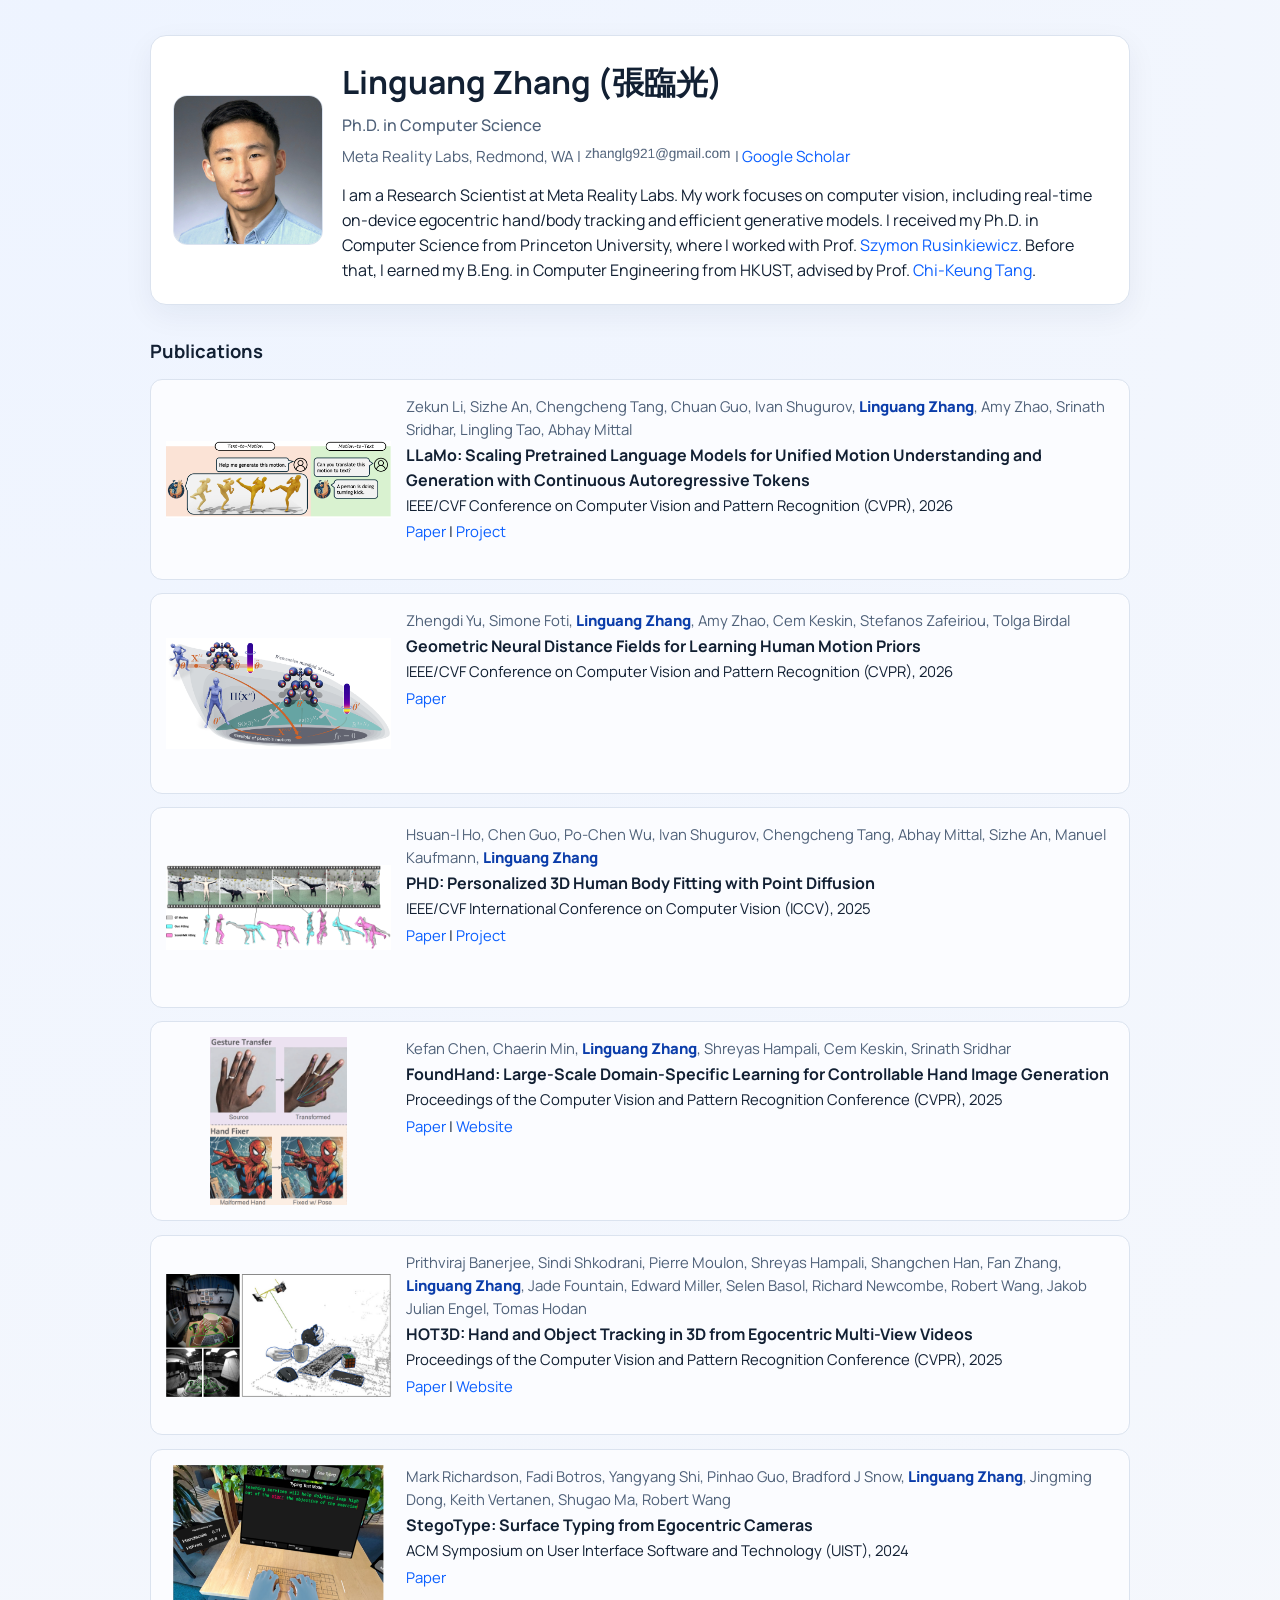
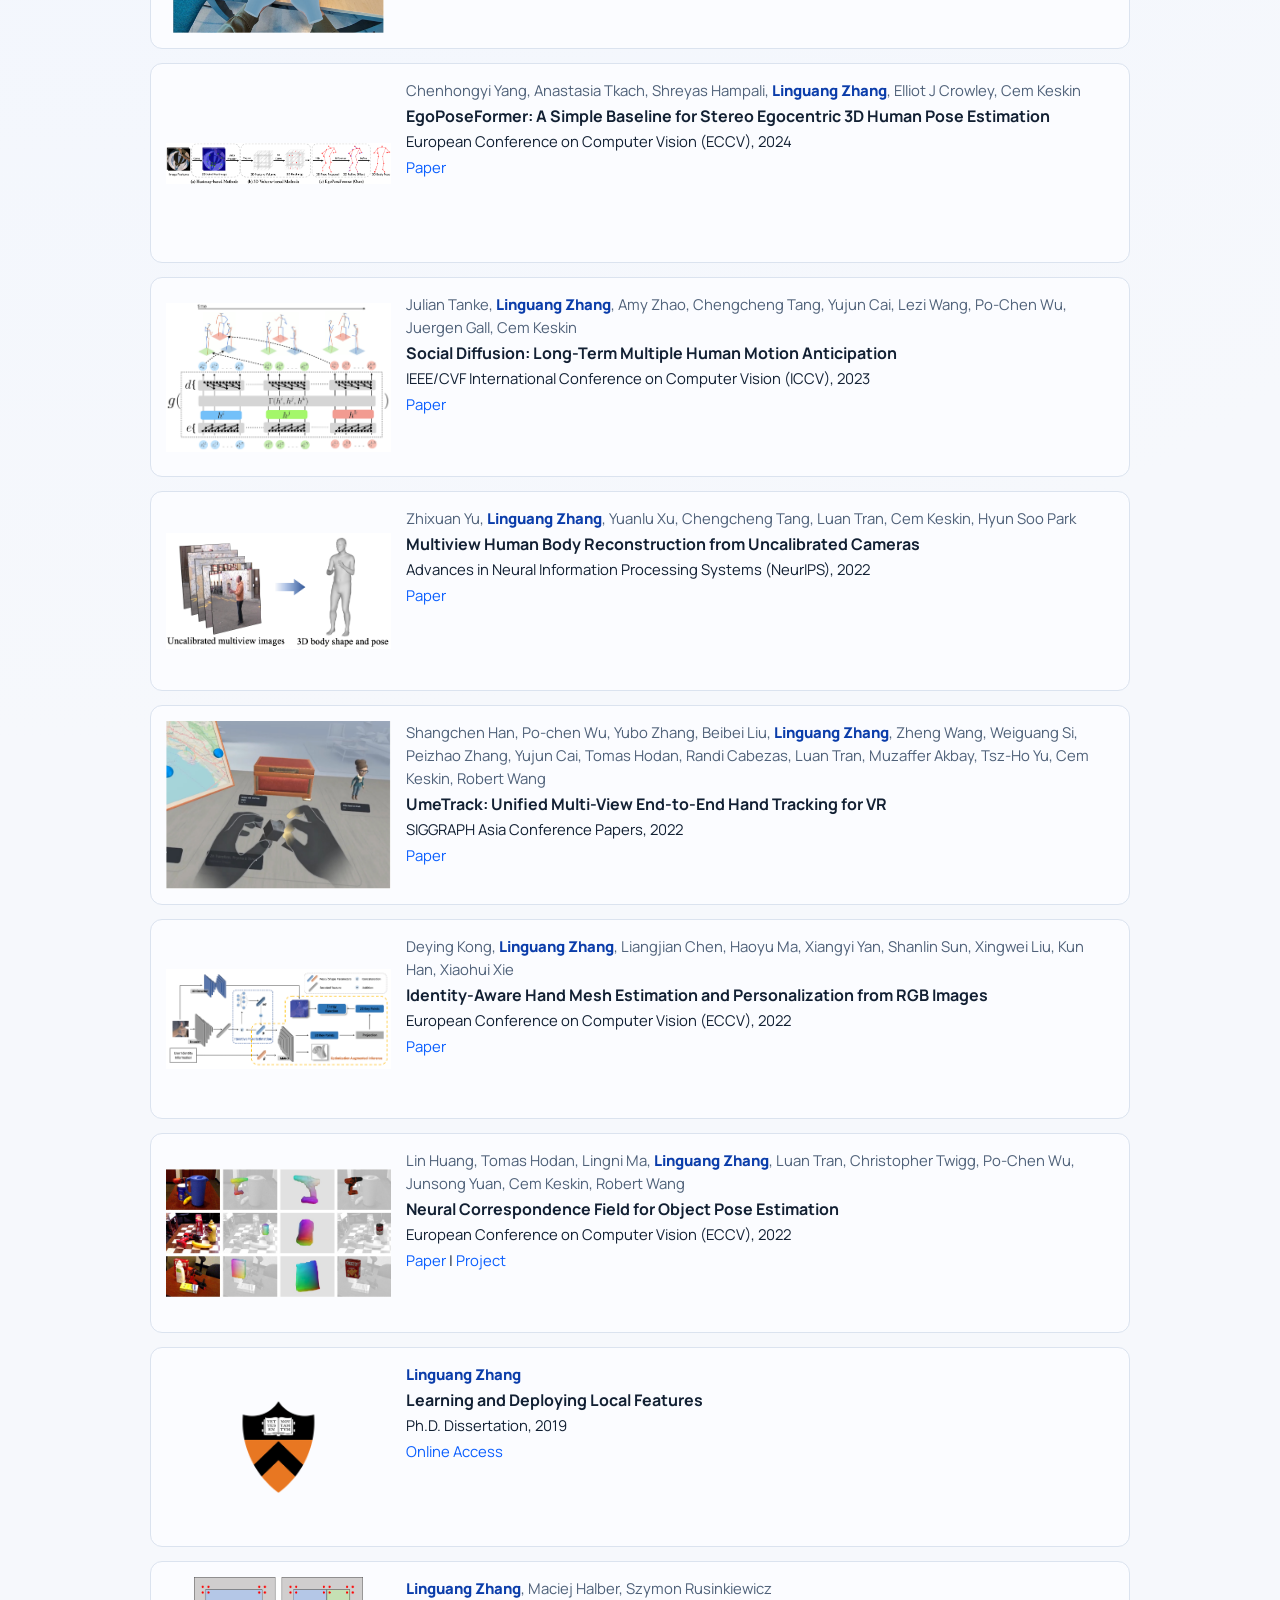
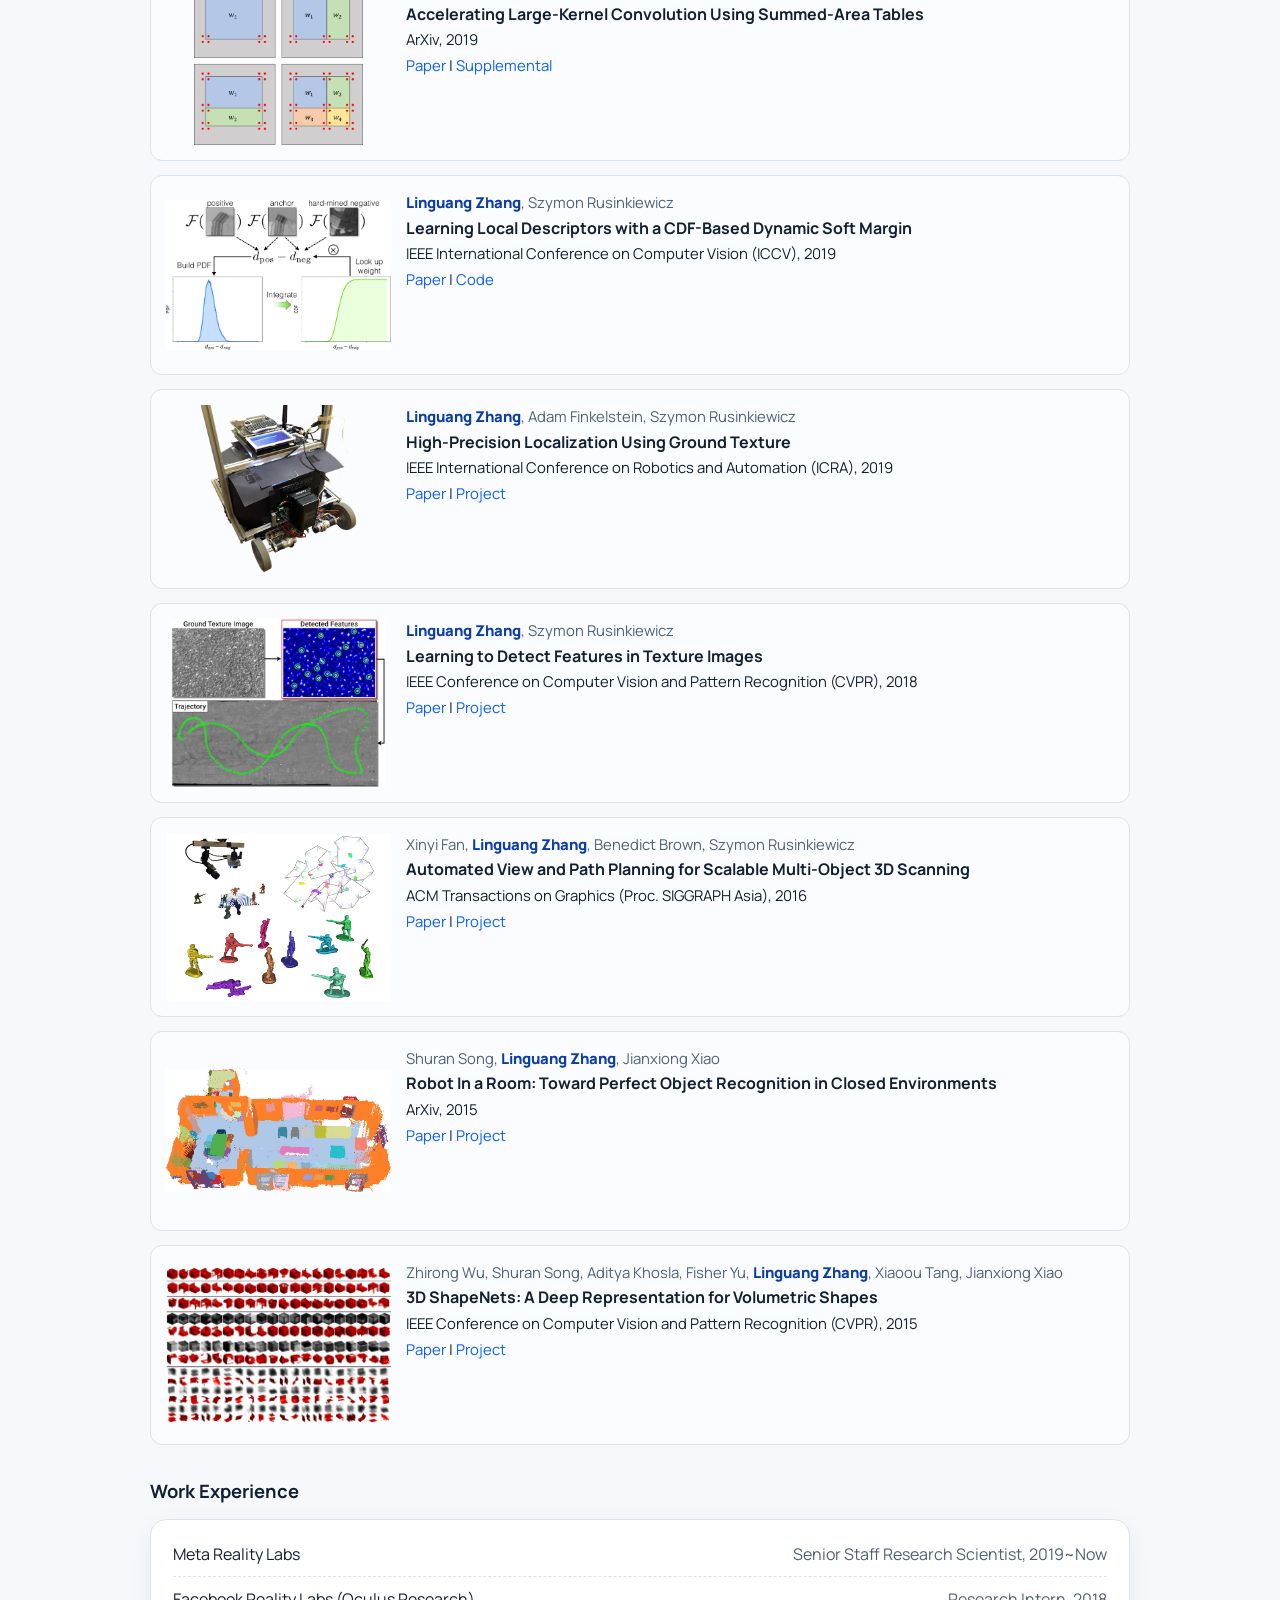
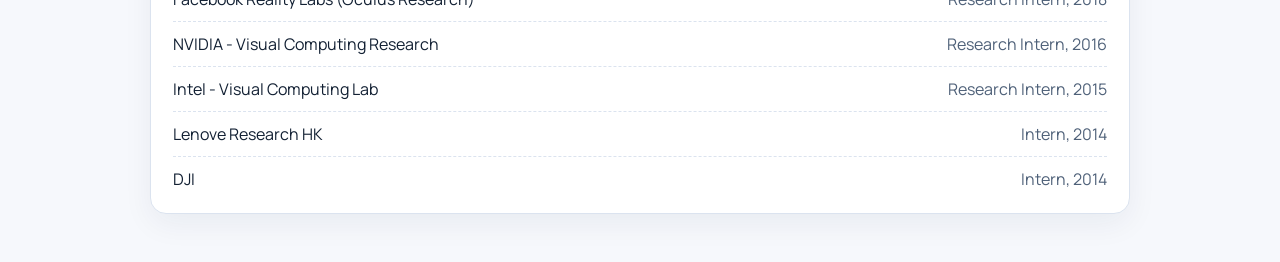
<file: index.html>
<!doctype html>
<html lang="en">
  <head>
    <meta charset="utf-8" />
    <meta name="viewport" content="width=device-width, initial-scale=1" />
    <title>Linguang Zhang</title>
    <link rel="preconnect" href="https://fonts.googleapis.com" />
    <link rel="preconnect" href="https://fonts.gstatic.com" crossorigin />
    <link
      href="https://fonts.googleapis.com/css2?family=Manrope:wght@400;500;700;800&display=swap"
      rel="stylesheet"
    />
    <style>
      :root {
        --bg: #f6f8fc;
        --card: #ffffff;
        --text: #122033;
        --muted: #4f6179;
        --line: #dbe3ef;
        --accent: #0b5fff;
      }

      * {
        box-sizing: border-box;
      }

      body {
        margin: 0;
        font-family: "Manrope", "Segoe UI", sans-serif;
        color: var(--text);
        background: radial-gradient(circle at 5% 0%, #eef4ff, var(--bg) 45%);
        line-height: 1.55;
      }

      .container {
        width: min(980px, 92vw);
        margin: 2.2rem auto 3rem;
      }

      .card {
        background: var(--card);
        border: 1px solid var(--line);
        border-radius: 16px;
        box-shadow: 0 10px 30px rgba(13, 33, 67, 0.06);
        padding: 1.35rem;
      }

      .intro {
        display: grid;
        grid-template-columns: 150px 1fr;
        gap: 1.2rem;
        align-items: center;
      }

      .avatar {
        width: 150px;
        height: 150px;
        border-radius: 14px;
        object-fit: cover;
        border: 1px solid var(--line);
      }

      h1 {
        margin: 0;
        font-size: clamp(1.6rem, 4vw, 2rem);
      }

      .subtitle {
        margin: 0.35rem 0;
        color: var(--muted);
        font-weight: 500;
      }

      .contact {
        margin: 0.2rem 0 0.9rem;
        color: var(--muted);
        font-size: 0.96rem;
      }

      h2 {
        margin: 2rem 0 0.85rem;
        font-size: 1.15rem;
      }

      p {
        margin: 0;
      }

      .pub-list {
        display: grid;
        gap: 0.85rem;
      }

      .pub-item {
        display: grid;
        grid-template-columns: 225px minmax(0, 1fr);
        gap: 0.9rem;
        padding: 0.95rem;
        border: 1px solid var(--line);
        border-radius: 12px;
        background: #fbfcff;
      }

      .pub-thumb {
        width: 225px;
        height: 168px;
        max-width: 225px;
        object-fit: contain;
        justify-self: center;
        align-self: center;
      }

      .authors {
        margin: 0;
        color: var(--muted);
        font-size: 0.93rem;
      }

      .title {
        margin: 0.1rem 0;
        font-weight: 700;
      }

      .venue {
        margin: 0;
        font-size: 0.93rem;
      }

      .links {
        margin-top: 0.2rem;
        font-size: 0.93rem;
      }

      .links a,
      a {
        color: var(--accent);
        text-decoration: none;
      }

      .links a:hover,
      a:hover {
        text-decoration: underline;
      }

      .me {
        font-weight: 800;
        color: #0b3daa;
      }

      .work-list {
        display: grid;
        gap: 0.6rem;
      }

      .work-item {
        display: flex;
        justify-content: space-between;
        gap: 0.8rem;
        padding-bottom: 0.6rem;
        border-bottom: 1px dashed var(--line);
      }

      .work-item:last-child {
        border-bottom: none;
        padding-bottom: 0;
      }

      .work-role {
        color: var(--muted);
        white-space: nowrap;
      }

      @media (max-width: 720px) {
        .container {
          width: min(980px, 95vw);
          margin-top: 1.1rem;
        }

        .card {
          border-radius: 12px;
          padding: 1rem;
        }

        .intro {
          grid-template-columns: 1fr;
          text-align: center;
        }

        .avatar {
          margin: 0 auto;
        }

        .pub-item {
          grid-template-columns: 1fr;
          text-align: left;
        }

        .pub-thumb {
          justify-self: center;
        }

        .work-item {
          flex-direction: column;
          gap: 0.2rem;
        }

        .work-role {
          white-space: normal;
        }
      }
    </style>
  </head>
  <body>
    <main class="container">
      <section class="card intro">
        <img class="avatar" src="assets/profile.jpg" alt="Linguang Zhang" />
        <div>
          <h1>Linguang Zhang (張臨光)</h1>
          <p class="subtitle">Ph.D. in Computer Science</p>
          <p class="contact">
            Meta Reality Labs, Redmond, WA |
            <img id="email-image" alt="Email address image" style="height: 1.4em; vertical-align: -0.18em" /> |
            <a href="https://scholar.google.com/citations?hl=en&user=C7DtSzYAAAAJ&view_op=list_works&sortby=pubdate">Google Scholar</a>
          </p>
          <p>
            I am a Research Scientist at Meta Reality Labs. My work focuses on computer vision, including real-time on-device
            egocentric hand/body tracking and efficient generative models. I received my Ph.D. in Computer Science from
            Princeton University, where I worked with Prof. <a href="https://www.cs.princeton.edu/~smr">Szymon Rusinkiewicz</a>.
            Before that, I earned my B.Eng. in Computer Engineering from HKUST, advised by Prof.
            <a href="http://www.cse.ust.hk/~cktang/">Chi-Keung Tang</a>.
          </p>
        </div>
      </section>

      <section>
        <h2>Publications</h2>
        <div class="pub-list">
          <article class="pub-item">
            <img class="pub-thumb" src="assets/llamo.png" alt="LLaMo placeholder" />
            <div>
              <p class="authors">Zekun Li, Sizhe An, Chengcheng Tang, Chuan Guo, Ivan Shugurov, <span class="me">Linguang Zhang</span>, Amy Zhao, Srinath Sridhar, Lingling Tao, Abhay Mittal</p>
              <p class="title">LLaMo: Scaling Pretrained Language Models for Unified Motion Understanding and Generation with Continuous Autoregressive Tokens</p>
              <p class="venue">IEEE/CVF Conference on Computer Vision and Pattern Recognition (CVPR), 2026</p>
              <p class="links">
                <a href="https://arxiv.org/pdf/2602.12370">Paper</a> |
                <a href="https://kunkun0w0.github.io/project/LLaMo/">Project</a>
              </p>
            </div>
          </article>

          <article class="pub-item">
            <img class="pub-thumb" src="assets/motion_prior.png" alt="Geometric Neural Distance Fields placeholder" />
            <div>
              <p class="authors">Zhengdi Yu, Simone Foti, <span class="me">Linguang Zhang</span>, Amy Zhao, Cem Keskin, Stefanos Zafeiriou, Tolga Birdal</p>
              <p class="title">Geometric Neural Distance Fields for Learning Human Motion Priors</p>
              <p class="venue">IEEE/CVF Conference on Computer Vision and Pattern Recognition (CVPR), 2026</p>
              <p class="links">
                <a href="https://arxiv.org/pdf/2509.09667">Paper</a>
              </p>
            </div>
          </article>

          <article class="pub-item">
            <img class="pub-thumb" src="assets/phd.png" alt="PHD placeholder" />
            <div>
              <p class="authors">Hsuan-I Ho, Chen Guo, Po-Chen Wu, Ivan Shugurov, Chengcheng Tang, Abhay Mittal, Sizhe An, Manuel Kaufmann, <span class="me">Linguang Zhang</span></p>
              <p class="title">PHD: Personalized 3D Human Body Fitting with Point Diffusion</p>
              <p class="venue">IEEE/CVF International Conference on Computer Vision (ICCV), 2025</p>
              <p class="links">
                <a href="https://openaccess.thecvf.com/content/ICCV2025/papers/Ho_PHD_Personalized_3D_Human_Body_Fitting_with_Point_Diffusion_ICCV_2025_paper.pdf">Paper</a> |
                <a href="https://PHD-Pose.github.io/">Project</a>
              </p>
            </div>
          </article>

          <article class="pub-item">
            <img class="pub-thumb" src="assets/foundhand.png" alt="FoundHand placeholder" />
            <div>
              <p class="authors">Kefan Chen, Chaerin Min, <span class="me">Linguang Zhang</span>, Shreyas Hampali, Cem Keskin, Srinath Sridhar</p>
              <p class="title">FoundHand: Large-Scale Domain-Specific Learning for Controllable Hand Image Generation</p>
              <p class="venue">Proceedings of the Computer Vision and Pattern Recognition Conference (CVPR), 2025</p>
              <p class="links">
                <a href="https://openaccess.thecvf.com/content/CVPR2025/papers/Chen_FoundHand_Large-Scale_Domain-Specific_Learning_for_Controllable_Hand_Image_Generation_CVPR_2025_paper.pdf">Paper</a> |
                <a href="https://ivl.cs.brown.edu/research/foundhand.html">Website</a>
              </p>
            </div>
          </article>

          <article class="pub-item">
            <img class="pub-thumb" src="assets/hot3d.png" alt="HOT3D placeholder" />
            <div>
              <p class="authors">Prithviraj Banerjee, Sindi Shkodrani, Pierre Moulon, Shreyas Hampali, Shangchen Han, Fan Zhang, <span class="me">Linguang Zhang</span>, Jade Fountain, Edward Miller, Selen Basol, Richard Newcombe, Robert Wang, Jakob Julian Engel, Tomas Hodan</p>
              <p class="title">HOT3D: Hand and Object Tracking in 3D from Egocentric Multi-View Videos</p>
              <p class="venue">Proceedings of the Computer Vision and Pattern Recognition Conference (CVPR), 2025</p>
              <p class="links">
                <a href="http://openaccess.thecvf.com/content/CVPR2025/papers/Banerjee_HOT3D_Hand_and_Object_Tracking_in_3D_from_Egocentric_Multi-View_CVPR_2025_paper.pdf">Paper</a> |
                <a href="https://facebookresearch.github.io/hot3d/">Website</a>
              </p>
            </div>
          </article>

          <article class="pub-item">
            <img class="pub-thumb" src="assets/stegotype.png" alt="StegoType placeholder" />
            <div>
              <p class="authors">Mark Richardson, Fadi Botros, Yangyang Shi, Pinhao Guo, Bradford J Snow, <span class="me">Linguang Zhang</span>, Jingming Dong, Keith Vertanen, Shugao Ma, Robert Wang</p>
              <p class="title">StegoType: Surface Typing from Egocentric Cameras</p>
              <p class="venue">ACM Symposium on User Interface Software and Technology (UIST), 2024</p>
              <p class="links">
                <a href="https://dl.acm.org/doi/pdf/10.1145/3654777.3676343">Paper</a>
              </p>
            </div>
          </article>

          <article class="pub-item">
            <img class="pub-thumb" src="assets/epf.png" alt="EgoPoseFormer placeholder" />
            <div>
              <p class="authors">Chenhongyi Yang, Anastasia Tkach, Shreyas Hampali, <span class="me">Linguang Zhang</span>, Elliot J Crowley, Cem Keskin</p>
              <p class="title">EgoPoseFormer: A Simple Baseline for Stereo Egocentric 3D Human Pose Estimation</p>
              <p class="venue">European Conference on Computer Vision (ECCV), 2024</p>
              <p class="links">
                <a href="https://arxiv.org/pdf/2403.18080?">Paper</a>
              </p>
            </div>
          </article>

          <article class="pub-item">
            <img class="pub-thumb" src="assets/socialdiff.png" alt="Social diffusion placeholder" />
            <div>
              <p class="authors">Julian Tanke, <span class="me">Linguang Zhang</span>, Amy Zhao, Chengcheng Tang, Yujun Cai, Lezi Wang, Po-Chen Wu, Juergen Gall, Cem Keskin</p>
              <p class="title">Social Diffusion: Long-Term Multiple Human Motion Anticipation</p>
              <p class="venue">IEEE/CVF International Conference on Computer Vision (ICCV), 2023</p>
              <p class="links">
                <a href="http://openaccess.thecvf.com/content/ICCV2023/papers/Tanke_Social_Diffusion_Long-term_Multiple_Human_Motion_Anticipation_ICCV_2023_paper.pdf">Paper</a>
              </p>
            </div>
          </article>

          <article class="pub-item">
            <img class="pub-thumb" src="assets/uncalibrated_mview.png" alt="Multiview reconstruction placeholder" />
            <div>
              <p class="authors">Zhixuan Yu, <span class="me">Linguang Zhang</span>, Yuanlu Xu, Chengcheng Tang, Luan Tran, Cem Keskin, Hyun Soo Park</p>
              <p class="title">Multiview Human Body Reconstruction from Uncalibrated Cameras</p>
              <p class="venue">Advances in Neural Information Processing Systems (NeurIPS), 2022</p>
              <p class="links">
                <a href="https://proceedings.neurips.cc/paper_files/paper/2022/file/33610fba262d7b6fed0810b89f55e147-Paper-Conference.pdf">Paper</a>
              </p>
            </div>
          </article>

          <article class="pub-item">
            <img class="pub-thumb" src="assets/umetrack.png" alt="UmeTrack placeholder" />
            <div>
              <p class="authors">Shangchen Han, Po-chen Wu, Yubo Zhang, Beibei Liu, <span class="me">Linguang Zhang</span>, Zheng Wang, Weiguang Si, Peizhao Zhang, Yujun Cai, Tomas Hodan, Randi Cabezas, Luan Tran, Muzaffer Akbay, Tsz-Ho Yu, Cem Keskin, Robert Wang</p>
              <p class="title">UmeTrack: Unified Multi-View End-to-End Hand Tracking for VR</p>
              <p class="venue">SIGGRAPH Asia Conference Papers, 2022</p>
              <p class="links">
                <a href="https://dl.acm.org/doi/pdf/10.1145/3550469.3555378">Paper</a>
              </p>
            </div>
          </article>

          <article class="pub-item">
            <img class="pub-thumb" src="assets/iahme.png" alt="Identity-Aware Hand Mesh Estimation" />
            <div>
              <p class="authors">
                Deying Kong, <span class="me">Linguang Zhang</span>, Liangjian Chen, Haoyu Ma, Xiangyi Yan,
                Shanlin Sun, Xingwei Liu, Kun Han, Xiaohui Xie
              </p>
              <p class="title">Identity-Aware Hand Mesh Estimation and Personalization from RGB Images</p>
              <p class="venue">European Conference on Computer Vision (ECCV), 2022</p>
              <p class="links"><a href="#">Paper</a></p>
            </div>
          </article>

          <article class="pub-item">
            <img class="pub-thumb" src="assets/ncf.jpeg" alt="Neural Correspondence Field" />
            <div>
              <p class="authors">
                Lin Huang, Tomas Hodan, Lingni Ma, <span class="me">Linguang Zhang</span>, Luan Tran, Christopher
                Twigg, Po-Chen Wu, Junsong Yuan, Cem Keskin, Robert Wang
              </p>
              <p class="title">Neural Correspondence Field for Object Pose Estimation</p>
              <p class="venue">European Conference on Computer Vision (ECCV), 2022</p>
              <p class="links">
                <a href="https://arxiv.org/pdf/2208.00113.pdf">Paper</a> |
                <a href="https://linhuang17.github.io/NCF/">Project</a>
              </p>
            </div>
          </article>

          <article class="pub-item">
            <img class="pub-thumb" src="assets/pu-logo.png" alt="PhD Dissertation" />
            <div>
              <p class="authors"><span class="me">Linguang Zhang</span></p>
              <p class="title">Learning and Deploying Local Features</p>
              <p class="venue">Ph.D. Dissertation, 2019</p>
              <p class="links">
                <a href="https://dataspace.princeton.edu/jspui/handle/88435/dsp01j098zd973">Online Access</a>
              </p>
            </div>
          </article>

          <article class="pub-item">
            <img class="pub-thumb" src="assets/sat_conv.png" alt="Summed-Area Table Convolution" />
            <div>
              <p class="authors"><span class="me">Linguang Zhang</span>, Maciej Halber, Szymon Rusinkiewicz</p>
              <p class="title">Accelerating Large-Kernel Convolution Using Summed-Area Tables</p>
              <p class="venue">ArXiv, 2019</p>
              <p class="links">
                <a href="https://arxiv.org/pdf/1906.11367.pdf">Paper</a> |
                <a href="assets/sat-supplemental.zip">Supplemental</a>
              </p>
            </div>
          </article>

          <article class="pub-item">
            <img class="pub-thumb" src="assets/dsm_descriptor.png" alt="Dynamic Soft Margin" />
            <div>
              <p class="authors"><span class="me">Linguang Zhang</span>, Szymon Rusinkiewicz</p>
              <p class="title">Learning Local Descriptors with a CDF-Based Dynamic Soft Margin</p>
              <p class="venue">IEEE International Conference on Computer Vision (ICCV), 2019</p>
              <p class="links">
                <a href="https://gfx.cs.princeton.edu/pubs/Zhang_2019_LLD/softmargin.pdf">Paper</a> |
                <a href="https://github.com/lg-zhang/dynamic-soft-margin-pytorch">Code</a>
              </p>
            </div>
          </article>

          <article class="pub-item">
            <img class="pub-thumb" src="assets/micro_gps.png" alt="Micro GPS" />
            <div>
              <p class="authors"><span class="me">Linguang Zhang</span>, Adam Finkelstein, Szymon Rusinkiewicz</p>
              <p class="title">High-Precision Localization Using Ground Texture</p>
              <p class="venue">IEEE International Conference on Robotics and Automation (ICRA), 2019</p>
              <p class="links">
                <a href="https://pixl.cs.princeton.edu/pubs/Zhang_2019_HLU/microgps-icra19.pdf">Paper</a> |
                <a href="http://microgps.cs.princeton.edu">Project</a>
              </p>
            </div>
          </article>

          <article class="pub-item">
            <img class="pub-thumb" src="assets/keypoint_det.jpg" alt="Keypoint Detection" />
            <div>
              <p class="authors"><span class="me">Linguang Zhang</span>, Szymon Rusinkiewicz</p>
              <p class="title">Learning to Detect Features in Texture Images</p>
              <p class="venue">IEEE Conference on Computer Vision and Pattern Recognition (CVPR), 2018</p>
              <p class="links">
                <a href="http://gfx.cs.princeton.edu/pubs/Zhang_2018_LTD/keypoint-cvpr.pdf">Paper</a> |
                <a href="http://gfx.cs.princeton.edu/pubs/Zhang_2018_LTD/">Project</a>
              </p>
            </div>
          </article>

          <article class="pub-item">
            <img class="pub-thumb" src="assets/scanner.png" alt="3D Scanning" />
            <div>
              <p class="authors">Xinyi Fan, <span class="me">Linguang Zhang</span>, Benedict Brown, Szymon Rusinkiewicz</p>
              <p class="title">Automated View and Path Planning for Scalable Multi-Object 3D Scanning</p>
              <p class="venue">ACM Transactions on Graphics (Proc. SIGGRAPH Asia), 2016</p>
              <p class="links">
                <a href="http://gfx.cs.princeton.edu/pubs/Fan_2016_AVA/fan2016.pdf">Paper</a> |
                <a href="http://gfx.cs.princeton.edu/pubs/Fan_2016_AVA/index.php">Project</a>
              </p>
            </div>
          </article>

          <article class="pub-item">
            <img class="pub-thumb" src="assets/robotinaroom.jpg" alt="Robot in a Room" />
            <div>
              <p class="authors">Shuran Song, <span class="me">Linguang Zhang</span>, Jianxiong Xiao</p>
              <p class="title">Robot In a Room: Toward Perfect Object Recognition in Closed Environments</p>
              <p class="venue">ArXiv, 2015</p>
              <p class="links">
                <a href="http://3dvision.princeton.edu/projects/2015/RobotInARoom/paper.pdf">Paper</a> |
                <a href="http://3dvision.princeton.edu/projects/2015/RobotInARoom/">Project</a>
              </p>
            </div>
          </article>

          <article class="pub-item">
            <img class="pub-thumb" src="assets/3dshapenet.jpg" alt="3D ShapeNets" />
            <div>
              <p class="authors">
                Zhirong Wu, Shuran Song, Aditya Khosla, Fisher Yu, <span class="me">Linguang Zhang</span>, Xiaoou Tang,
                Jianxiong Xiao
              </p>
              <p class="title">3D ShapeNets: A Deep Representation for Volumetric Shapes</p>
              <p class="venue">IEEE Conference on Computer Vision and Pattern Recognition (CVPR), 2015</p>
              <p class="links">
                <a href="http://3dvision.princeton.edu/projects/2014/3DShapeNets/paper.pdf">Paper</a> |
                <a href="http://3dshapenets.cs.princeton.edu/">Project</a>
              </p>
            </div>
          </article>

          <!--
          Publication Template:
          <article class="pub-item">
            <img class="pub-thumb" src="assets/your_image.png" alt="Paper thumbnail" />
            <div>
              <p class="authors">Author A, <span class="me">Linguang Zhang</span>, Author C</p>
              <p class="title">Paper Title</p>
              <p class="venue">Venue, Year</p>
              <p class="links"><a href="https://paper-link">Paper</a> | <a href="https://project-link">Project</a></p>
            </div>
          </article>
          -->
        </div>
      </section>

      <section>
        <h2>Work Experience</h2>
        <div class="card work-list">
          <div class="work-item">
            <div>Meta Reality Labs</div>
            <div class="work-role">Senior Staff Research Scientist, 2019~Now</div>
          </div>
          <div class="work-item">
            <div>Facebook Reality Labs (Oculus Research)</div>
            <div class="work-role">Research Intern, 2018</div>
          </div>
          <div class="work-item">
            <div>NVIDIA - Visual Computing Research</div>
            <div class="work-role">Research Intern, 2016</div>
          </div>
          <div class="work-item">
            <div>Intel - Visual Computing Lab</div>
            <div class="work-role">Research Intern, 2015</div>
          </div>
          <div class="work-item">
            <div>Lenove Research HK</div>
            <div class="work-role">Intern, 2014</div>
          </div>
          <div class="work-item">
            <div>DJI</div>
            <div class="work-role">Intern, 2014</div>
          </div>
        </div>
      </section>
    </main>
    <script>
      // Render email as an image at runtime to make scraping harder.
      (function () {
        var user = ["z", "h", "a", "n", "g", "l", "g", "9", "2", "1"].join("");
        var host = ["g", "m", "a", "i", "l", ".", "c", "o", "m"].join("");
        var email = user + "@" + host;
        var target = document.getElementById("email-image");
        if (!target) return;

        var canvas = document.createElement("canvas");
        var ctx = canvas.getContext("2d");
        if (!ctx) return;
        var font = "22px Manrope, Segoe UI, sans-serif";
        ctx.font = font;
        var width = Math.ceil(ctx.measureText(email).width) + 4;
        var height = 35;
        canvas.width = width;
        canvas.height = height;
        ctx.font = font;
        ctx.fillStyle = "#4f6179";
        ctx.textBaseline = "middle";
        ctx.fillText(email, 2, Math.floor(height / 2) + 0.5);
        target.src = canvas.toDataURL("image/png");
      })();
    </script>
  </body>
</html>
</file>
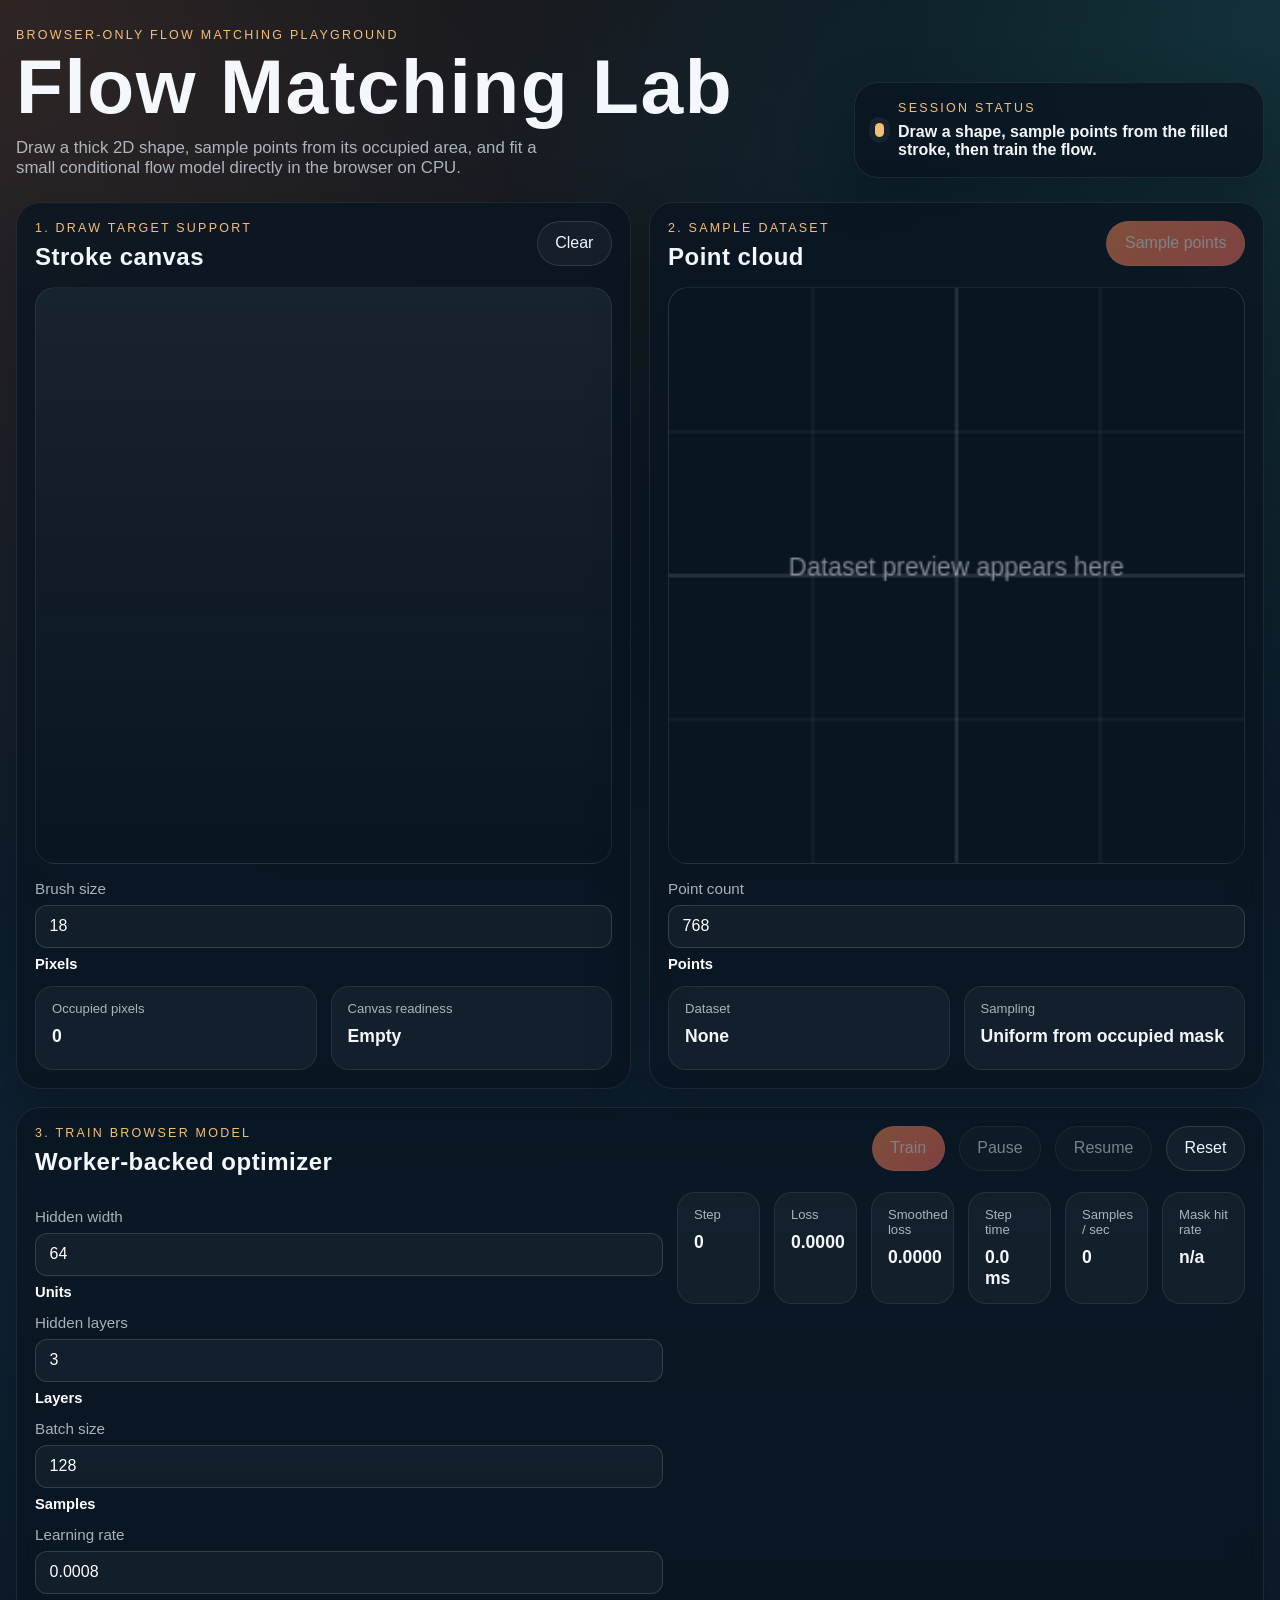
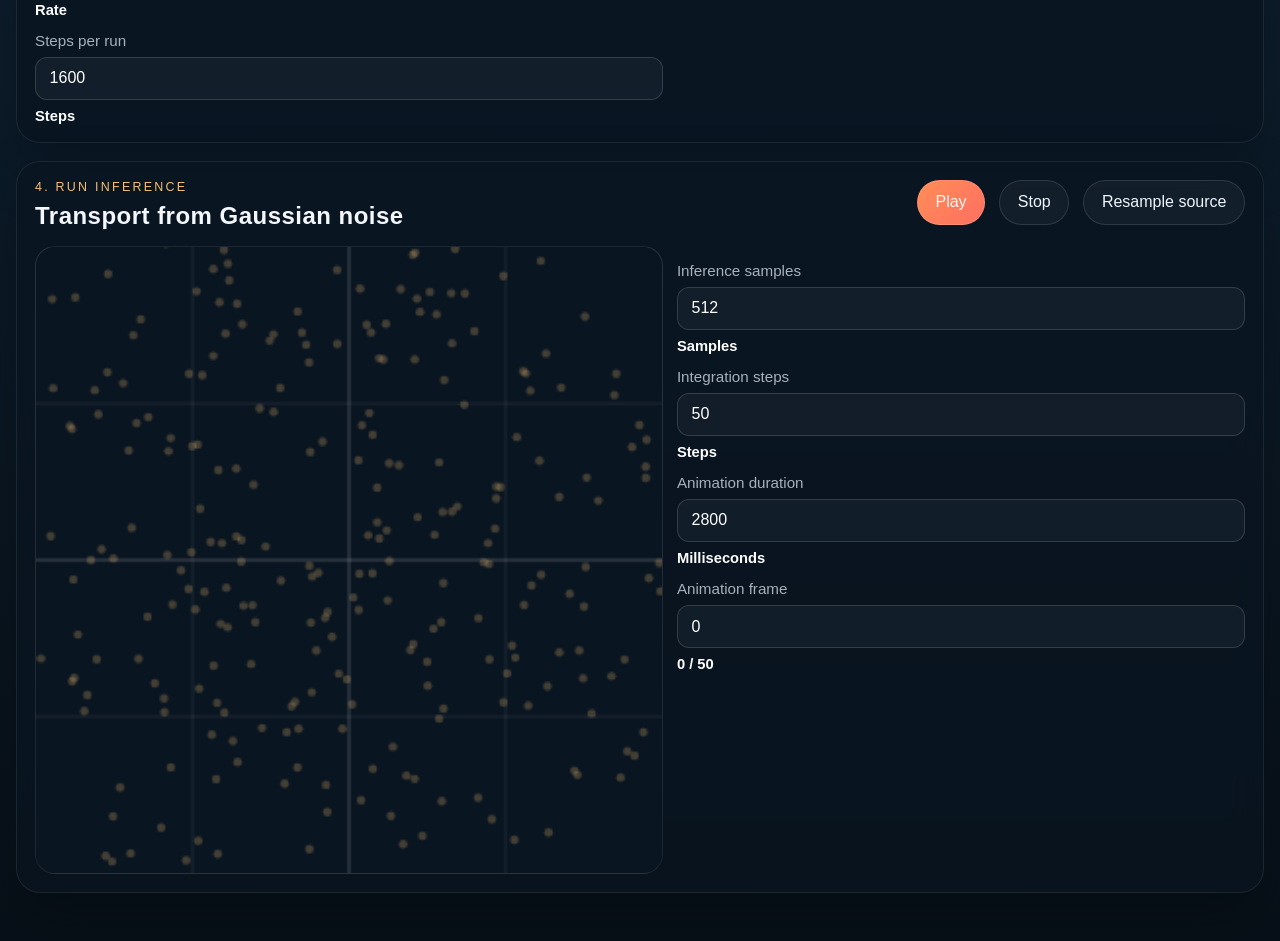
<file: flow-matching-lab/index.html>
<!doctype html>
<html lang="en">
  <head>
    <meta charset="UTF-8" />
    <link rel="icon" type="image/svg+xml" href="./vite.svg" />
    <meta name="viewport" content="width=device-width, initial-scale=1.0" />
    <title>flow-matching-lab</title>
    <script type="module" crossorigin src="./assets/index-Dc8EQFGG.js"></script>
    <link rel="stylesheet" crossorigin href="./assets/index-CO-31Ts3.css">
  </head>
  <body>
    <div id="root"></div>
  </body>
</html>
</file>
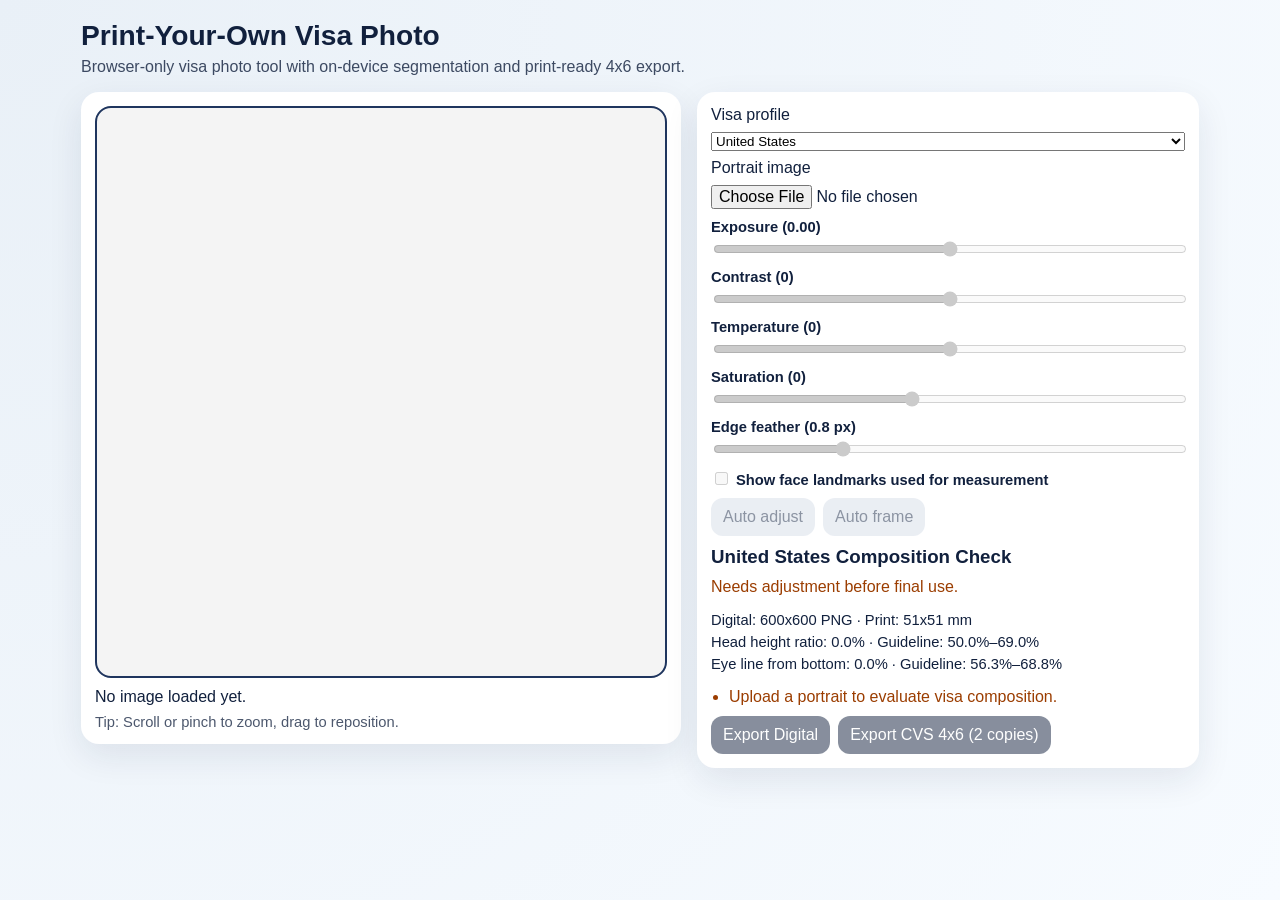
<file: visa-photo/index.html>
<!doctype html>
<html lang="en">
  <head>
    <meta charset="UTF-8" />
    <meta name="viewport" content="width=device-width, initial-scale=1.0" />
    <meta name="theme-color" content="#11203d" />
    <link rel="manifest" href="./manifest.webmanifest" />
    <title>Print-Your-Own Visa Photo</title>
    <script type="module" crossorigin src="./assets/index-CfBLh_P4.js"></script>
    <link rel="stylesheet" crossorigin href="./assets/index-BerQRIWm.css">
  </head>
  <body>
    <div id="root"></div>
  </body>
</html>
</file>
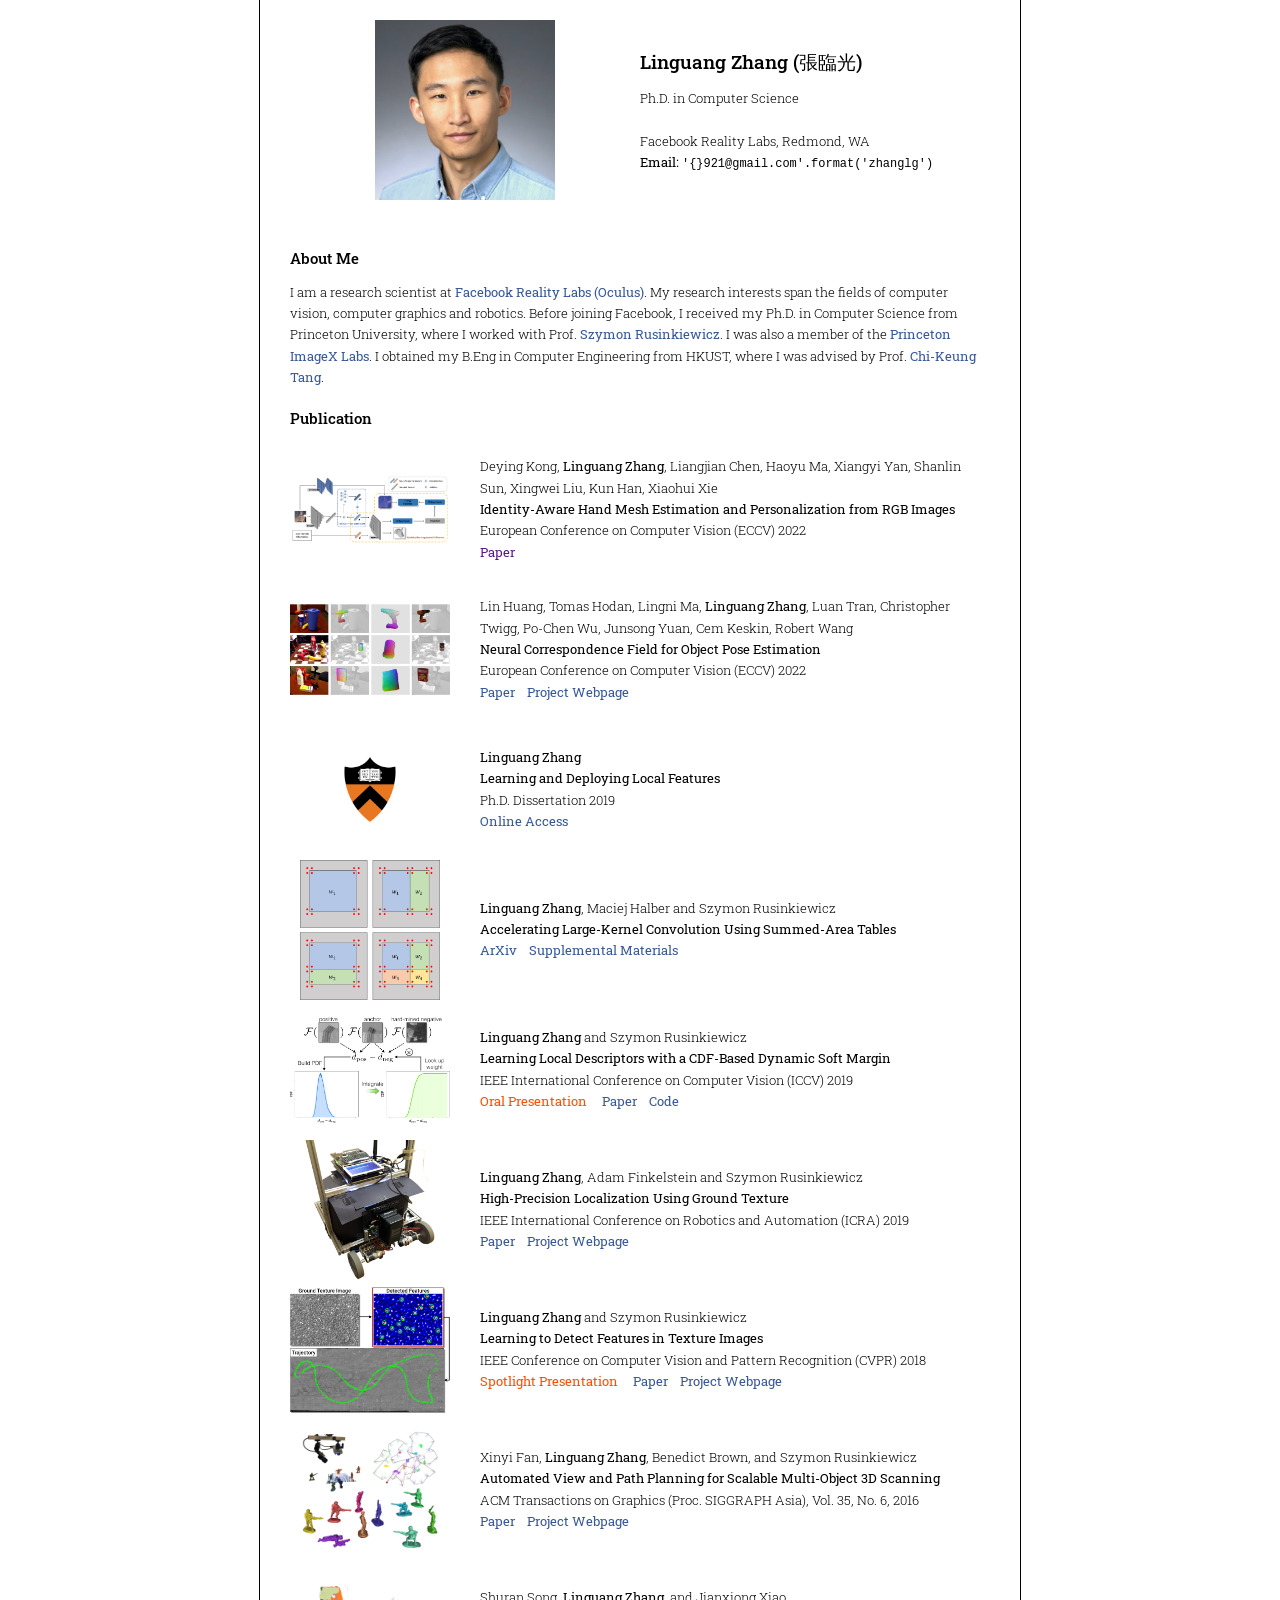
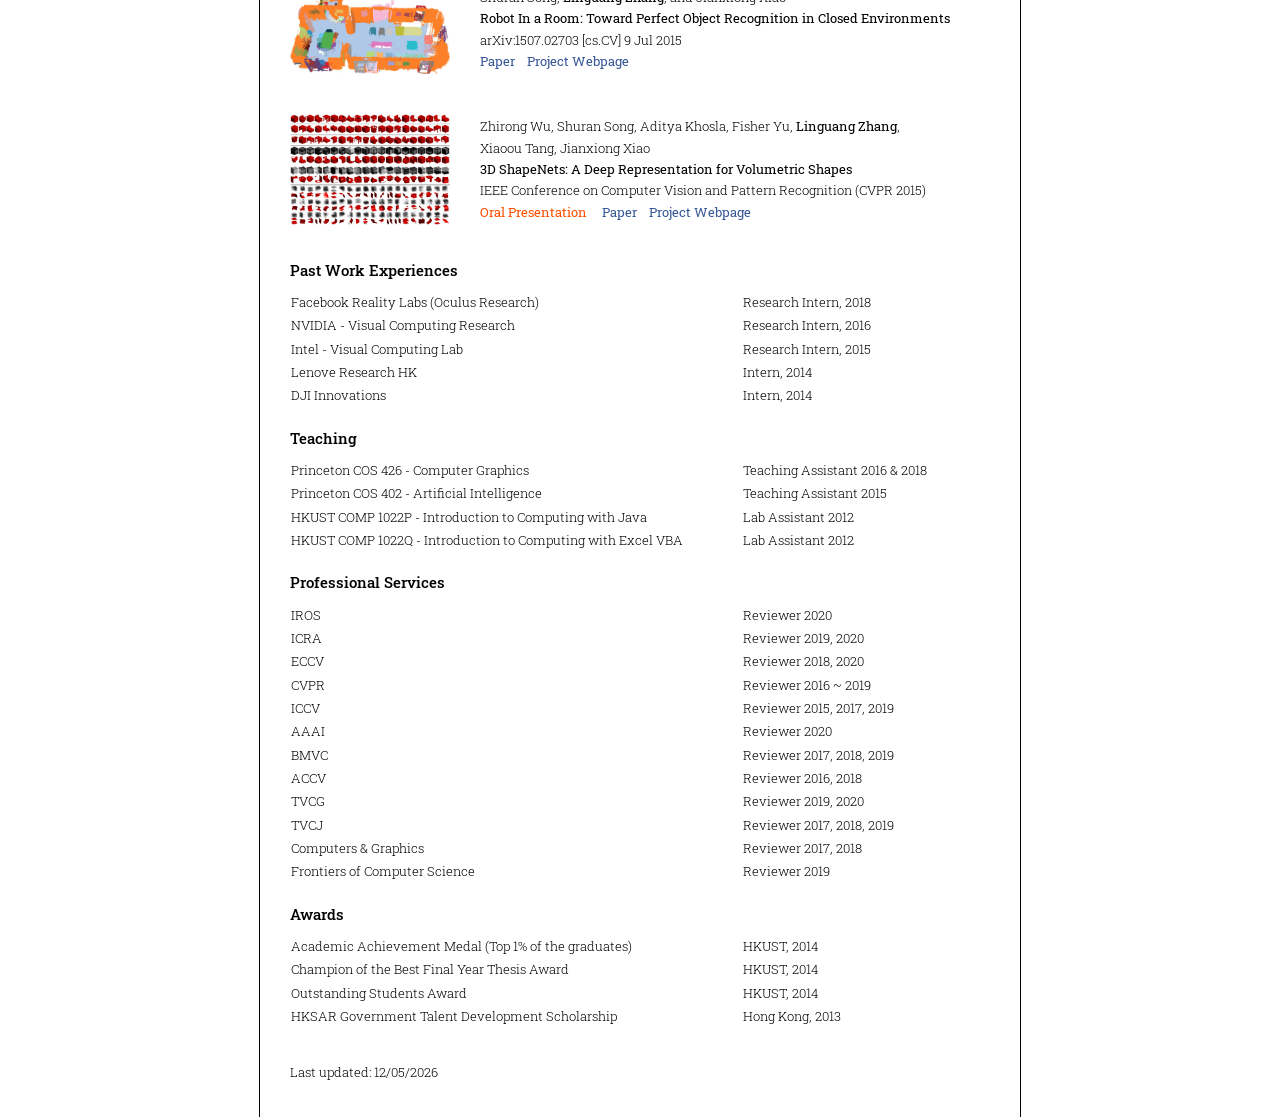
<file: index_old.html>
<!DOCTYPE html PUBLIC "-//W3C//DTD HTML 4.01//EN" "http://www.w3.org/TR/html4/strict.dtd">
<html>
  <head>
    <meta http-equiv="content-type" content="text/html; charset=UTF-8" />
    <meta name="viewport" content="width=device-width, initial-scale=1" />
    <title>Linguang Zhang's homepage</title>
    <link
      href="https://fonts.googleapis.com/css2?family=Roboto+Slab:wght@300;400;500;700&display=swap"
      rel="stylesheet"
    />
    <link
      rel="stylesheet"
      type="text/css"
      media="screen"
      href="assets/linguang.css"
    />
  </head>

  <body>
    <table width="100%" cellpadding="0" style="border-spacing: 0 0;">
      <tr>
        <td align="center">
          <img height="180" src="assets/profile.jpg" />
        </td>
        <td align="left" width="50%">
          <h2 style="margin-block-start: 0;">Linguang Zhang (張臨光)</h2>
          Ph.D. in Computer Science<br />
          <!-- Princeton University <br /> -->
          <br />
          Facebook Reality Labs, Redmond, WA <br />
          <b>Email:</b> <code>'{}921@gmail.com'.format('zhanglg')</code>
        </td>
      </tr>
    </table>

    <br />

    <h3>About Me</h3>
    <p>
      I am a research scientist at
      <a href="https://www.oculus.com/research/?locale=en_US"
        >Facebook Reality Labs (Oculus)</a
      >. My research interests span the fields of computer vision, computer
      graphics and robotics. Before joining Facebook, I received my Ph.D. in
      Computer Science from Princeton University, where I worked with Prof.
      <a href="https://www.cs.princeton.edu/~smr">Szymon Rusinkiewicz</a>. I was
      also a member of the
      <a href="https://pixl.cs.princeton.edu/">Princeton ImageX Labs</a>. I
      obtained my B.Eng in Computer Engineering from HKUST, where I was advised
      by Prof. <a href="http://www.cse.ust.hk/~cktang/">Chi-Keung Tang</a>.
    </p>
    
<!--     <b style="color:red;">We are hiring research interns for summer 2021!
      If you are interested, please email your resume to firstname@fb.com.</b>
 -->
    <h3>Publication</h3>

    <table
      id="paper"
      border="0"
      cellpadding="0"
      width="100%"
      style="border-spacing: 0 0;"
    >
    <tr class="project">
      <td align="center">
        <img src="assets/iahme.png" align="middle" />
      </td>
      <td class="paper">
        <p>
          Deying Kong, <b>Linguang Zhang</b>, Liangjian Chen, Haoyu Ma, Xiangyi Yan, Shanlin Sun, Xingwei Liu, Kun Han, Xiaohui Xie<br />
          <b>Identity-Aware Hand Mesh Estimation and Personalization from RGB Images</b><br />
          European Conference on Computer Vision (ECCV) 2022<br />
          <a href="">Paper</a>
        </p>
      </td>
    </tr>

    <tr class="project">
      <td align="center">
        <img src="assets/ncf.jpeg" align="middle" />
      </td>
      <td class="paper">
        <p>
          Lin Huang, Tomas Hodan, Lingni Ma, <b>Linguang Zhang</b>, Luan Tran, Christopher Twigg, Po-Chen Wu, Junsong Yuan, Cem Keskin, Robert Wang <br />
          <b>Neural Correspondence Field for Object Pose Estimation</b><br />
          European Conference on Computer Vision (ECCV) 2022<br />
          <a
            href="https://arxiv.org/pdf/2208.00113.pdf"
            >Paper</a
          >&nbsp;&nbsp;&nbsp;
          <a href="https://linhuang17.github.io/NCF/">Project Webpage</a>
        </p>
      </td>
    </tr>

    <tr class="project">
        <td align="center"><img src="assets/pu-logo.png" align="middle" /></td>
        <td class="paper">
          <p>
            <b>Linguang Zhang</b><br />
            <b>Learning and Deploying Local Features</b><br />
            Ph.D. Dissertation 2019<br />
            <a
              href="https://dataspace.princeton.edu/jspui/handle/88435/dsp01j098zd973"
              >Online Access</a
            >&nbsp;&nbsp;&nbsp;
          </p>
        </td>
      </tr>

      <tr class="project">
        <td align="center"><img src="assets/sat_conv.png" align="middle" /></td>
        <td class="paper">
          <p>
            <b>Linguang Zhang</b>, Maciej Halber and Szymon Rusinkiewicz<br />
            <b>Accelerating Large-Kernel Convolution Using Summed-Area Tables</b
            ><br />
            <a href="https://arxiv.org/pdf/1906.11367.pdf">ArXiv</a
            >&nbsp;&nbsp;&nbsp;
            <a href="assets/sat-supplemental.zip">Supplemental Materials</a>
          </p>
        </td>
      </tr>

      <tr class="project">
        <td align="center">
          <img src="assets/dsm_descriptor.png" align="middle" />
        </td>
        <td class="paper">
          <p>
            <b>Linguang Zhang</b> and Szymon Rusinkiewicz<br />
            <b
              >Learning Local Descriptors with a CDF-Based Dynamic Soft
              Margin</b
            ><br />
            IEEE International Conference on Computer Vision (ICCV) 2019<br />
            <b style="color:#ff4f00">Oral Presentation</b> &nbsp;&nbsp;&nbsp;
            <a
              href="https://gfx.cs.princeton.edu/pubs/Zhang_2019_LLD/softmargin.pdf"
              >Paper</a
            >&nbsp;&nbsp;&nbsp;
            <a href="https://github.com/lg-zhang/dynamic-soft-margin-pytorch"
              >Code</a
            >
          </p>
        </td>
      </tr>

      <tr class="project">
        <td align="center">
          <img src="assets/micro_gps.png" align="middle" />
        </td>
        <td class="paper">
          <p>
            <b>Linguang Zhang</b>, Adam Finkelstein and Szymon Rusinkiewicz<br />
            <b>High-Precision Localization Using Ground Texture</b><br />
            IEEE International Conference on Robotics and Automation (ICRA)
            2019<br />
            <a
              href="https://pixl.cs.princeton.edu/pubs/Zhang_2019_HLU/microgps-icra19.pdf"
              >Paper</a
            >&nbsp;&nbsp;&nbsp;
            <a href="http://microgps.cs.princeton.edu">Project Webpage</a>
          </p>
        </td>
      </tr>

      <tr class="project">
        <td align="center">
          <img src="assets/keypoint_det.jpg" align="middle" />
        </td>
        <td class="paper">
          <p>
            <b>Linguang Zhang</b> and Szymon Rusinkiewicz<br />
            <b>Learning to Detect Features in Texture Images</b><br />
            IEEE Conference on Computer Vision and Pattern Recognition (CVPR)
            2018<br />
            <b style="color:#ff4f00">Spotlight Presentation</b>
            &nbsp;&nbsp;&nbsp;
            <a
              href="http://gfx.cs.princeton.edu/pubs/Zhang_2018_LTD/keypoint-cvpr.pdf"
              >Paper</a
            >&nbsp;&nbsp;&nbsp;
            <a href="http://gfx.cs.princeton.edu/pubs/Zhang_2018_LTD/"
              >Project Webpage</a
            >
          </p>
        </td>
      </tr>

      <tr class="project">
        <td align="center"><img src="assets/scanner.png" align="middle" /></td>
        <td class="paper">
          <p>
            Xinyi Fan, <b>Linguang Zhang</b>, Benedict Brown, and Szymon
            Rusinkiewicz<br />
            <b
              >Automated View and Path Planning for Scalable Multi-Object 3D
              Scanning</b
            ><br />
            ACM Transactions on Graphics (Proc. SIGGRAPH Asia), Vol. 35, No. 6,
            2016<br />
            <a href="http://gfx.cs.princeton.edu/pubs/Fan_2016_AVA/fan2016.pdf"
              >Paper</a
            >&nbsp;&nbsp;&nbsp;
            <a href="http://gfx.cs.princeton.edu/pubs/Fan_2016_AVA/index.php"
              >Project Webpage</a
            >
          </p>
        </td>
      </tr>

      <tr class="project">
        <td align="center">
          <img src="assets/robotinaroom.jpg" align="middle" />
        </td>
        <td class="paper">
          <p>
            Shuran Song, <b>Linguang Zhang</b>, and Jianxiong Xiao<br />
            <b
              >Robot In a Room: Toward Perfect Object Recognition in Closed
              Environments</b
            ><br />
            arXiv:1507.02703 [cs.CV] 9 Jul 2015<br />
            <a
              href="http://3dvision.princeton.edu/projects/2015/RobotInARoom/paper.pdf"
              >Paper</a
            >&nbsp;&nbsp;&nbsp;
            <a href="http://3dvision.princeton.edu/projects/2015/RobotInARoom/"
              >Project Webpage</a
            >
          </p>
        </td>
      </tr>

      <tr class="project">
        <td align="center">
          <img src="assets/3dshapenet.jpg" align="middle" />
        </td>
        <td class="paper">
          <p>
            Zhirong Wu, Shuran Song, Aditya Khosla, Fisher Yu,
            <b>Linguang Zhang</b>, <br />Xiaoou Tang, Jianxiong Xiao<br />
            <b>3D ShapeNets: A Deep Representation for Volumetric Shapes</b
            ><br />
            IEEE Conference on Computer Vision and Pattern Recognition (CVPR
            2015)<br />
            <b style="color:#ff4f00">Oral Presentation</b> &nbsp;&nbsp;&nbsp;
            <a
              href="http://3dvision.princeton.edu/projects/2014/3DShapeNets/paper.pdf"
              >Paper</a
            >&nbsp;&nbsp;&nbsp;
            <a href="http://3dshapenets.cs.princeton.edu/">Project Webpage</a>
          </p>
        </td>
      </tr>
    </table>

    <h3>Past Work Experiences</h3>
    <table class="list">
      <tr>
        <td>Facebook Reality Labs (Oculus Research)</td>
        <td>Research Intern, 2018</td>
      </tr>
      <tr>
        <td>NVIDIA - Visual Computing Research</td>
        <td>Research Intern, 2016</td>
      </tr>
      <tr>
        <td>Intel - Visual Computing Lab</td>
        <td>Research Intern, 2015</td>
      </tr>
      <tr>
        <td>Lenove Research HK</td>
        <td>Intern, 2014</td>
      </tr>
      <tr>
        <td>DJI Innovations</td>
        <td>Intern, 2014</td>
      </tr>
    </table>

    <h3>Teaching</h3>
    <table class="list">
      <tr>
        <td>Princeton COS 426 - Computer Graphics</td>
        <td>Teaching Assistant 2016 & 2018</td>
      </tr>
      <tr>
        <td>Princeton COS 402 - Artificial Intelligence</td>
        <td>Teaching Assistant 2015</td>
      </tr>
      <tr>
        <td>HKUST COMP 1022P - Introduction to Computing with Java</td>
        <td>Lab Assistant 2012</td>
      </tr>
      <tr>
        <td>HKUST COMP 1022Q - Introduction to Computing with Excel VBA</td>
        <td>Lab Assistant 2012</td>
      </tr>
    </table>

    <h3>Professional Services</h3>
    <table class="list">
      <tr>
        <td>IROS</td>
        <td>Reviewer 2020</td>
      </tr>
      <tr>
        <td>ICRA</td>
        <td>Reviewer 2019, 2020</td>
      </tr>
      <tr>
        <td>ECCV</td>
        <td>Reviewer 2018, 2020</td>
      </tr>
      <tr>
        <td>CVPR</td>
        <td>Reviewer 2016 ~ 2019</td>
      </tr>
      <tr>
        <td>ICCV</td>
        <td>Reviewer 2015, 2017, 2019</td>
      </tr>
      <tr>
        <td>AAAI</td>
        <td>Reviewer 2020</td>
      </tr>
      <tr>
        <td>BMVC</td>
        <td>Reviewer 2017, 2018, 2019</td>
      </tr>
      <tr>
        <td>ACCV</td>
        <td>Reviewer 2016, 2018</td>
      </tr>
      <tr>
        <td>TVCG</td>
        <td>Reviewer 2019, 2020</td>
      </tr>
      <tr>
        <td>TVCJ</td>
        <td>Reviewer 2017, 2018, 2019</td>
      </tr>
      <tr>
        <td>Computers &amp; Graphics</td>
        <td>Reviewer 2017, 2018</td>
      </tr>
      <tr>
        <td>Frontiers of Computer Science</td>
        <td>Reviewer 2019</td>
      </tr>
    </table>

    <h3>Awards</h3>
    <table class="list">
      <tr>
        <td>Academic Achievement Medal (Top 1% of the graduates)</td>
        <td>HKUST, 2014</td>
      </tr>
      <tr>
        <td>Champion of the Best Final Year Thesis Award</td>
        <td>HKUST, 2014</td>
      </tr>
      <tr>
        <td>Outstanding Students Award</td>
        <td>HKUST, 2014</td>
      </tr>
      <tr>
        <td>HKSAR Government Talent Development Scholarship</td>
        <td>Hong Kong, 2013</td>
      </tr>
    </table>

    <br />

    <p>
      Last updated:
      <script>
        document.write(document.lastModified.slice(0, 10));
      </script>
    </p>
    <p>
      <script>
        (function(i, s, o, g, r, a, m) {
          i["GoogleAnalyticsObject"] = r;
          (i[r] =
            i[r] ||
            function() {
              (i[r].q = i[r].q || []).push(arguments);
            }),
            (i[r].l = 1 * new Date());
          (a = s.createElement(o)), (m = s.getElementsByTagName(o)[0]);
          a.async = 1;
          a.src = g;
          m.parentNode.insertBefore(a, m);
        })(
          window,
          document,
          "script",
          "//www.google-analytics.com/analytics.js",
          "ga"
        );
        ga("create", "UA-56481860-2", "auto");
        ga("send", "pageview");
      </script>
    </p>
  </body>
</html>
</file>
<file: flow-matching-lab/assets/index-CO-31Ts3.css>
:root{font-family:Avenir Next,IBM Plex Sans,Segoe UI,sans-serif;color:#f4f7fb;background:radial-gradient(circle at top left,rgba(255,141,87,.16),transparent 32%),radial-gradient(circle at top right,rgba(77,195,200,.18),transparent 28%),linear-gradient(180deg,#07111a,#0f2234 48%,#071018);font-synthesis:none;text-rendering:optimizeLegibility;-webkit-font-smoothing:antialiased;-moz-osx-font-smoothing:grayscale;--panel: rgba(9, 21, 33, .78);--panel-border: rgba(255, 255, 255, .08);--panel-shadow: 0 24px 60px rgba(0, 0, 0, .24);--muted: rgba(235, 243, 255, .7);--teal: #4dc3c8;--salmon: #ff6f61;--amber: #f4bf75;--ink: #071018}*{box-sizing:border-box}body{margin:0;min-width:320px;min-height:100vh}button,input{font:inherit}button{cursor:pointer}#root{min-height:100vh}.app-shell{width:min(1440px,calc(100vw - 32px));margin:0 auto;padding:28px 0 48px}.hero{display:grid;gap:18px;grid-template-columns:minmax(0,1.6fr) minmax(280px,.8fr);align-items:end;margin-bottom:24px}.eyebrow,.panel-kicker,.status-label{margin:0 0 8px;color:var(--amber);font-size:.78rem;letter-spacing:.18em;text-transform:uppercase}.hero h1,.panel h2{margin:0;font-family:Avenir Next Condensed,Avenir Next,sans-serif;letter-spacing:.02em}.hero h1{font-size:clamp(2.8rem,6vw,5.3rem);line-height:.96}.hero-copy{max-width:60ch;margin:14px 0 0;color:var(--muted);font-size:1.05rem}.status-card,.panel{background:var(--panel);border:1px solid var(--panel-border);border-radius:24px;box-shadow:var(--panel-shadow);-webkit-backdrop-filter:blur(16px);backdrop-filter:blur(16px)}.status-card{display:flex;gap:14px;align-items:center;padding:18px 20px}.status-dot{width:14px;height:14px;border-radius:999px;box-shadow:0 0 0 6px #ffffff0d}.status-idle,.status-ready{background:var(--amber)}.status-training{background:var(--teal)}.status-paused{background:#ffd166}.status-trained{background:#7ae582}.status-error{background:var(--salmon)}.panel-grid{display:grid;gap:18px;grid-template-columns:repeat(2,minmax(0,1fr))}.panel{padding:18px}.panel-wide{grid-column:span 2}.panel-header,.button-row,.mini-stats,.metric-board,.two-up,.control-stack{display:grid;gap:14px}.panel-header{grid-template-columns:minmax(0,1fr) auto;align-items:start;margin-bottom:16px}.button-row{grid-auto-flow:column;grid-auto-columns:max-content;align-content:start}.primary-button,.ghost-button{border-radius:999px;border:1px solid rgba(255,255,255,.12);padding:.78rem 1.1rem;transition:transform .14s ease,border-color .14s ease,background-color .14s ease}.primary-button{background:linear-gradient(135deg,#ff8d57,#ff6f61);color:#fff7f4}.ghost-button{background:#ffffff0a;color:#eff6ff}.primary-button:hover,.ghost-button:hover{transform:translateY(-1px);border-color:#fff3}.primary-button:disabled,.ghost-button:disabled{opacity:.48;transform:none;cursor:not-allowed}.draw-canvas,.plot-canvas{width:100%;max-width:100%;aspect-ratio:1;border-radius:20px;border:1px solid rgba(255,255,255,.08);background:linear-gradient(180deg,rgba(255,255,255,.06),transparent),#091521;display:block}.draw-canvas{touch-action:none}.control-stack{margin-top:16px}.control{display:grid;gap:8px}.control span{color:var(--muted);font-size:.95rem}.control strong{font-size:.92rem;color:#fff}.control-input{width:100%;border:1px solid rgba(255,255,255,.14);border-radius:12px;padding:.72rem .85rem;background:#ffffff0a;color:#fff}.mini-stats{grid-template-columns:repeat(2,minmax(0,1fr))}.metric-board{grid-template-columns:repeat(6,minmax(0,1fr));align-content:start}.metric{padding:14px 16px;border-radius:18px;background:#ffffff0a;border:1px solid rgba(255,255,255,.08);min-height:84px}.metric span{display:block;color:var(--muted);font-size:.82rem;margin-bottom:10px}.metric strong{font-size:1.1rem;line-height:1.2}.two-up{grid-template-columns:minmax(0,1.05fr) minmax(320px,.95fr);align-items:start}@media(max-width:1080px){.hero,.panel-grid,.two-up,.metric-board,.mini-stats{grid-template-columns:1fr}.panel-wide{grid-column:auto}.button-row{grid-auto-flow:row;grid-auto-columns:unset}}
</file>
<file: visa-photo/assets/index-BerQRIWm.css>
:root{--bg-1: #e9f0f7;--bg-2: #f7fbff;--ink: #11203d;--accent: #eb6f2d;--panel: #ffffff;--warn: #9b3d00;--ok: #11613a}*{box-sizing:border-box}body{margin:0;min-height:100vh;background:radial-gradient(circle at top left,var(--bg-1),var(--bg-2));color:var(--ink);font-family:Avenir Next,Segoe UI,sans-serif}h1,h2,h3,p{margin:0}button,input{font:inherit}.app{max-width:1150px;margin:0 auto;padding:20px 16px 44px}.hero{margin-bottom:16px}.hero h1{font-size:clamp(1.5rem,2.2vw,2.1rem)}.hero p{margin-top:6px;opacity:.8}.layout{display:grid;gap:16px;grid-template-columns:minmax(320px,600px) minmax(280px,1fr);align-items:start}.card{background:var(--panel);border-radius:18px;padding:14px;box-shadow:0 12px 35px #11203d17}.canvasWrap{position:relative;width:min(100%,600px);aspect-ratio:1;border-radius:16px;overflow:hidden;background:#f4f4f4;border:2px solid #1f355e;touch-action:none;overscroll-behavior:contain}.previewCanvas{width:100%;height:100%;display:block;cursor:grab;-webkit-user-select:none;user-select:none}.previewCanvas:active{cursor:grabbing}.landmarkOverlay{position:absolute;inset:0;pointer-events:none}.landmarkBox{position:absolute;border:2px solid rgba(0,95,190,.8)}.landmarkDot{position:absolute;width:4px;height:4px;border-radius:50%;transform:translate(-50%,-50%);background:#005fbed9}.landmarkPoint{position:absolute;width:10px;height:10px;border-radius:50%;transform:translate(-50%,-50%);border:1px solid rgba(0,0,0,.4)}.landmarkPoint.eye{background:#00845e}.landmarkPoint.forehead{background:#8a4fff}.landmarkPoint.chin{background:#d11a2a}.controls{display:grid;gap:10px}.controlRow{display:grid;gap:4px}.controlRow label{font-size:.92rem;font-weight:600}.controlRow input[type=range]{width:100%}.uploader{display:inline-flex;flex-direction:column;gap:8px}.uploader select,.uploader input[type=file]{width:100%}.warning{color:var(--warn)}.success{color:var(--ok)}.list{margin:6px 0 0;padding-left:18px}.kpis{display:grid;gap:6px;margin-top:6px;font-size:.92rem}.actions{display:flex;gap:8px;flex-wrap:wrap}button{border:0;border-radius:12px;padding:10px 12px;background:var(--ink);color:#fff;cursor:pointer}button.secondary{background:#d6dee9;color:#1b2b48}button:disabled{cursor:not-allowed;opacity:.5}@media(max-width:920px){.layout{grid-template-columns:1fr}}@media(max-width:640px){.app{padding:12px 10px 24px}.card{padding:12px;border-radius:14px}.canvasWrap{width:100%;border-radius:12px}.controls{gap:12px}.controlRow input[type=range]{min-height:32px}.actions{display:grid;grid-template-columns:1fr}button{width:100%;min-height:44px}}
</file>
<file: assets/linguang.css>
body {
  width: 700px;
  margin: auto;
  margin-top: 0px;
  margin-bottom: 0px;
  padding-left: 30px;
  padding-right: 30px;
  padding-top: 20px;
  padding-bottom: 20px;
  font-family: "Roboto Slab", serif;
  font-size: 0.8em;
  font-weight: 300;
  line-height: 16pt;
  border-left: solid thin #000000;
  border-right: solid thin #000000;
}

code {
  font-size: 1.15em;
}

b {
  font-weight: 400;
}

p {
  font-size: 1em;
}

a {
  font-weight: 400;
}

a:link {
  color: #385898;
  text-decoration: none;
  cursor: pointer;
  font-weight: 400;
}

a:hover {
  text-decoration: underline;
}

h2 {
  font-weight: 500;
}

h3 {
  display: block;
  margin-block-start: 20px;
  margin-block-end: 10px;
  margin-inline-start: 0px;
  margin-inline-end: 0px;
  font-weight: 500;
}

#paper img {
  max-width: 160px !important;
  max-height: 140px !important;
}

td.paper {
  padding-left: 30px;
  font-size: 1em;
}

table.list td:first-child {
  width: 450px;
  font-size: 1em;
}

table.list {
  border-spacing: 0px;
  font-size: 1em;
}

tr.project {
  height: 140px;
}
</file>
